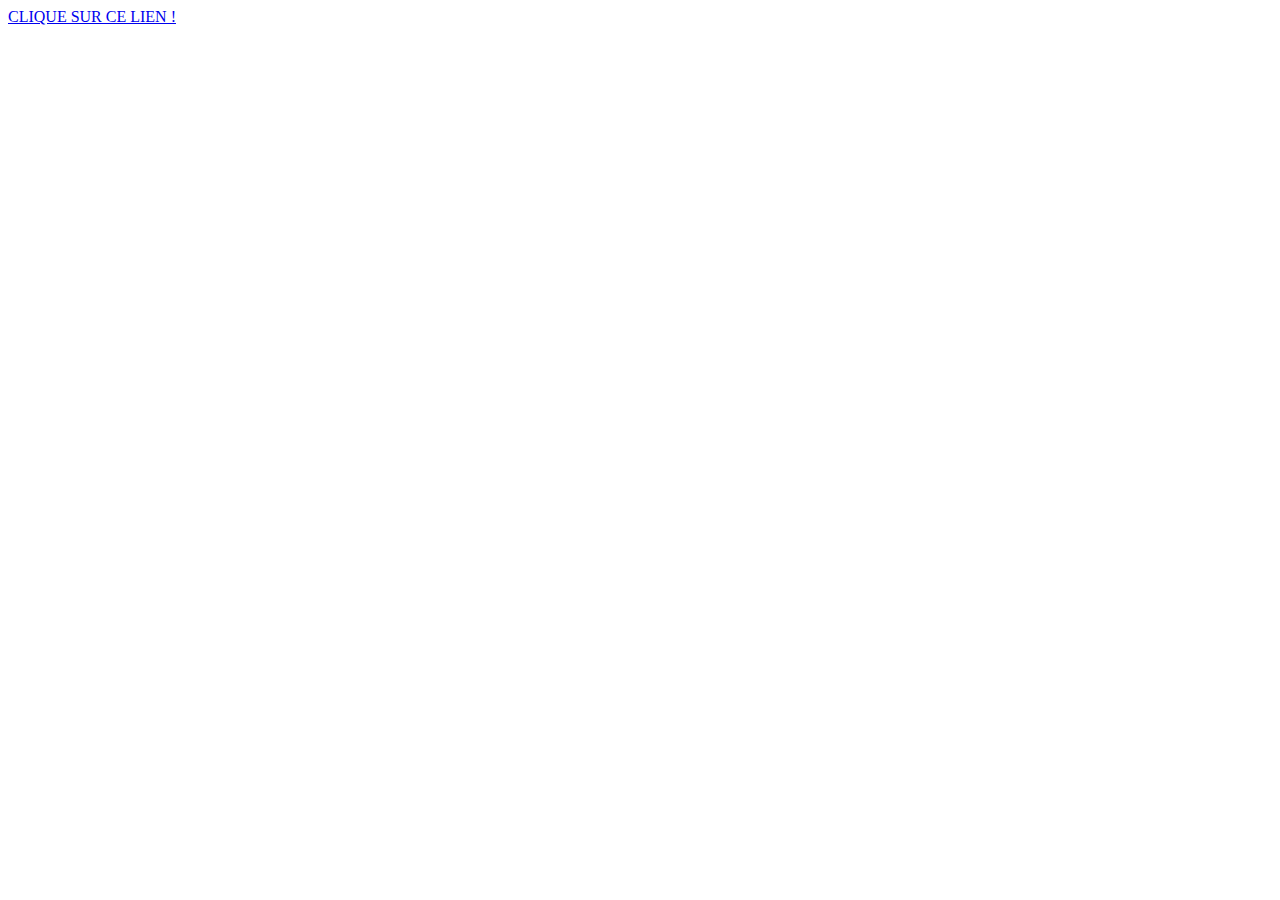
<file: index.html>
<!DOCTYPE html>
<html lang="en">
<head>
     <meta charset="UTF-8">
     <meta http-equiv="X-UA-Compatible" content="IE=edge">
     <meta name="viewport" content="width=device-width, initial-scale=1.0">
     <title>YO</title>
</head>
<body>
     <a href="project/index.html">CLIQUE SUR CE LIEN !</a>
</body>
</html>
</file>
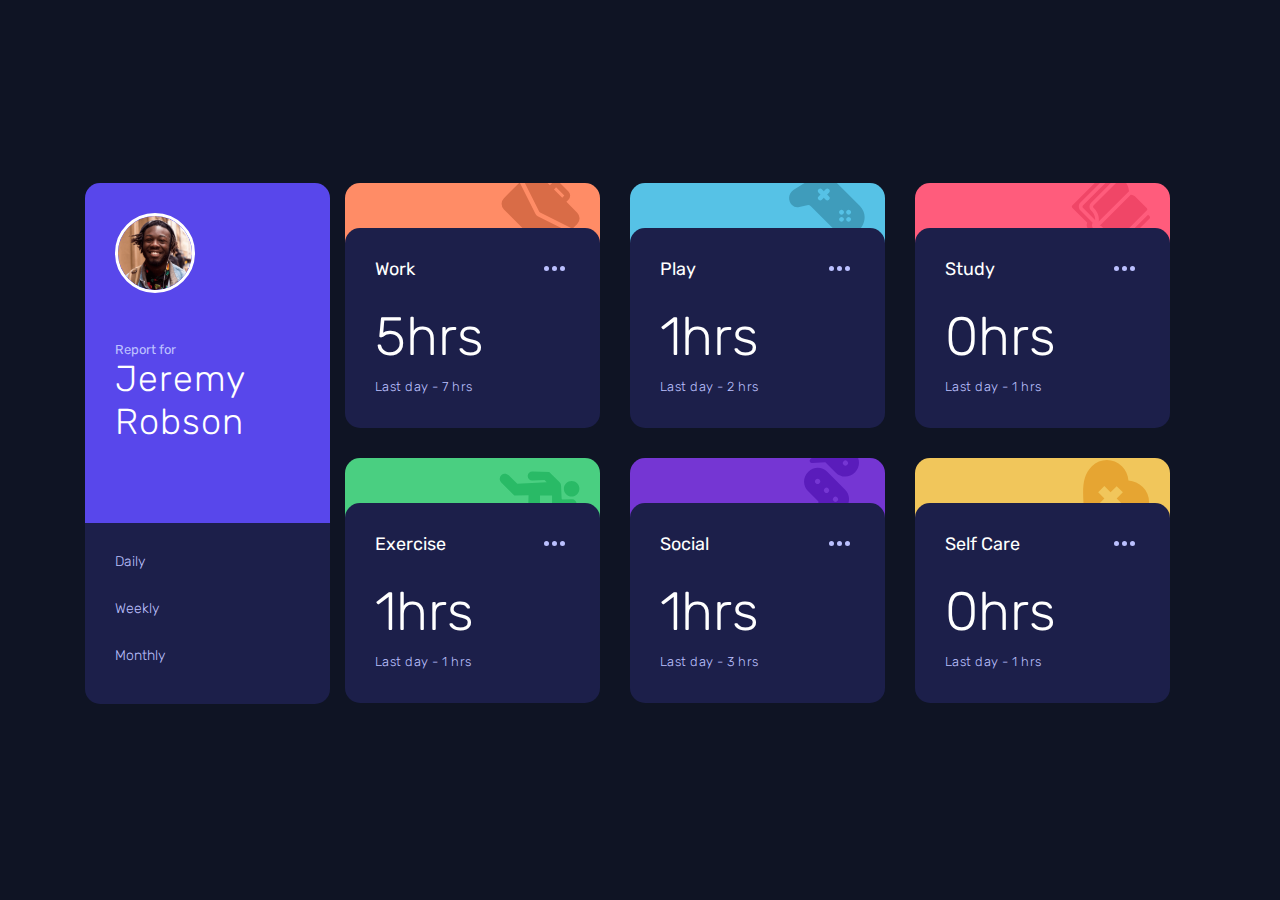
<file: project/index.html>
<!DOCTYPE html>
<html lang="fr">
<head>
     <meta charset="UTF-8">
     <meta http-equiv="X-UA-Compatible" content="IE=edge">
     <meta name="viewport" content="width=device-width, initial-scale=1.0">

     <link rel="preconnect" href="https://fonts.googleapis.com">
     <link rel="preconnect" href="https://fonts.gstatic.com" crossorigin>
     <link href="https://fonts.googleapis.com/css2?family=Rubik:wght@300;400;500&display=swap" rel="stylesheet">

     <link rel="stylesheet" href="style.css">

     <script src="script.js" async></script>
     <title>PQOO?GS</title>
</head>
<body>
     <div class="app">
          <div class="left">
               <div class="profil">
                    <img src="../images/image-jeremy.png" alt="profil-img" class="profil-img" >
                    <div class="profil-info">
                         <p class="profil-text">Report for</p>
                         <h1 class="profil-title">Jeremy Robson</h1>
                    </div>
               </div>
               <div class="choice">
                    <p class="choice-button" id="choice-button-daily">Daily</p>
                    <p class="choice-button" id="choice-button-weekly">Weekly</p>
                    <p class="choice-button" id="choice-button-monthly">Monthly</p>
               </div>
          </div>
          <div class="right">
               

              
     </div>
</body>
</html>
</file>
<file: project/style.css>
:root {
     --Verydarkblue: hsl(226, 43%, 10%);
     --Darkblue: hsl(235, 46%, 20%);
     --Desaturatedblue: hsl(235, 45%, 61%);
     --PaleBlue: hsl(236, 100%, 87%);
   }


*, ::after, :hover{
     box-sizing: border-box;
     padding: 0;
     margin: 0;
     font-family: 'Rubik', sans-serif;
     font-weight: 300;


}
html, body, .app{
     margin: 0;
     padding: 0;
     height: 100%;
     width: 100%;
     background-color: hsl(226, 43%, 10%);
     color: white;
 }

 body{
      display: flex;
      justify-content: center;
      align-items: center;
 }
.app{
     min-height: 525px;
     height: auto;
     max-width: 1111px;
     display: flex;
}
.left{
     height: 100%;
}

.profil{
     background-color: hsl(246, 80%, 60%);
     width: 245px;
     border-radius: 15px 15px 0 0;

}
.profil > *{
     margin-left: 30px;
}
.profil-img{
     margin: 30px 145px 45px 30px;
     border: solid white 3px;
     border-radius: 100%;
     height: 80px;
}
.profil-title{
     padding-bottom: 80px;
     font-weight: 300;
     font-size: 36px;
     letter-spacing: 1px;
}
.profil-text{
     color: var(--PaleBlue);
     font-size: 13px;
     font-weight: 400;
}
.choice{
     border-radius: 0 0 15px 15px ;
     background-color: hsl(235, 46%, 20%);
}
.choice > *{
     margin-left: 30px;
}
.choice-button{
     padding-top: 30px;
     color: var(--PaleBlue);
     font-weight: 300;
     font-size: 14px
}
.choice-button:hover{
     color: white;
     cursor: pointer;

}
#choice-button-monthly{
     padding-bottom: 40px;
}
.right{
     display: flex;
      justify-content: start;
     align-items: flex-start;
     flex-wrap: wrap;
}


.component{
     height: 245px;
     max-height: 245px;
     width: 255px;
     margin: 0 15px 15px 15px;
     z-index: 1;
     border-radius: 15px 15px 50px 51px;

}
.component:not(:nth-child(1), :nth-child(2), :nth-child(3)){
     margin-top: 15px;
}

.component-illus{
     height: 45px;
     overflow: hidden;
     position: relative;
     z-index: -1;
     border-radius: 15px 15px 0 0;

}
.component-info{
     background-color: hsl(235, 46%, 20%);
     max-height: 200px;
     height: 200px;
     border-radius: 15px;
}
.component-info > *{
     margin-left: 30px;
}
.component-info:hover{
     filter: brightness(1.50);
}
.component-img{
     position: absolute;
     right: 20px;
     bottom: -23px;
}
.component-title{
     padding-top: 30px;
     padding-bottom: 25px;
     font-size: 18px;
     font-weight: 400;
     display: flex;
     flex-wrap: nowrap;
     flex-direction: row;
     align-content: center;
     justify-content: space-between;
     align-items: center;
}
.points-img{
     margin-right: 35px;

}
.component-hour{
     padding-bottom: 10px;
     font-size: 54px;
     font-weight: 300;

}
.component-time{
     padding-bottom: 35px;
     font-weight: 300;
     font-size: 13px;
     color: var(--PaleBlue);
     letter-spacing: 0.5px;
}

@media (max-width: 820px){ 
     .app{
          flex-direction: column;
          height: 80%;
          width: 330px;
          max-width: 330px;
     }

     .left{
          height: 200px;
          width: 330px;
     }
     .profil{
          background-color: hsl(246, 80%, 60%);
          width: 100%;
          height: 135px;
          border-radius: 15px 15px 0 0;
          display: grid;
          grid-template-columns: 115px 215px;
          grid-template-rows: 1fr;
          grid-column-gap: 0px;
          grid-row-gap: 0px;
     
     }
     .profil > *{
          margin-left: 0;
     }
     .profil-img{
          margin: auto auto;

          border: solid white 3px;
          border-radius: 100%;
          height: 65px;

          grid-area: 1 / 1 / 3 / 2;
     }
     .profil-info{
          display: flex;
          flex-direction: column;
          justify-content: center;
          align-items: flex-start;

          grid-area: 1 / 2 / 2 / 3;
          width: 100%;

     }
     .profil-title{
          padding-bottom: 0px;
          margin: 0;

          font-weight: 300;
          font-size: 24px;
          letter-spacing: 0.5px;
          width: 100%;


     }
     .profil-text{
          color: var(--PaleBlue);
          font-size: 13px;
          font-weight: 400;


          margin: 0;
     }
     .choice{
          border-radius: 0 0 15px 15px ;     
          background-color: hsl(235, 46%, 20%);
          height: 65px;

          display: flex;
          flex-direction: row;
          justify-content: space-around;
          align-items: center;
     }
     .choice > *{
          margin-left: 0px;
     }
     .choice-button{
          padding-top: 0px;

          color: var(--PaleBlue);
          font-weight: 300;
          font-size: 18px;


     }
     .choice-button:hover{
          color: white;
          cursor: pointer;
     
     }
     #choice-button-monthly{
          padding-bottom: 0px;
     }



     .component-time{
          color: blue;
     }
     .right{}
     .component{
          height: 160px;
          width: 330px;
          z-index: 1;
          border-radius: 15px 15px 50px 51px;

          margin-top: 25px;
          padding: 0;

          
     
     }

     
     .component-illus{
          height: 40px;
          overflow: hidden;
          position: relative;
          z-index: -1;
          border-radius: 15px 15px 0 0;
          margin: 0;
          padding: 0;
     
     }
     .component-img{
          position: absolute;
          right: 20px;
          bottom: -23px;
     }

     .component-info{
          background-color: hsl(235, 46%, 20%);
          height: 125px;
          border-radius: 15px;
          margin: 0;
          padding: 0;

          display: grid;
          grid-template-columns: repeat(2, 1fr);
          grid-template-rows: repeat(2, 1fr);
          grid-column-gap: 0px;
          grid-row-gap: 0px;
     }
     .component-info > *{
          margin: 0;
          padding: 0;
     }
     .component-info:hover{
          filter: brightness(1.50);
     }

     .component-title{
          font-size: 18px;
          font-weight: 400;
          display: flex;
          flex-wrap: nowrap;
          flex-direction: row;
          align-content: center;
          justify-content: space-between;
          align-items: center;

          margin: 0 0 0 25px;
          padding: 0;

          grid-area: 1 / 1 / 2 / 3;
     }
     .points-img{     
     }
     .component-hour{
          font-size: 32px;
          font-weight: 300;

          margin: 0 0 0 25px;
          padding: 0;

          grid-area: 2 / 1 / 3 / 2;
     
     }
     .component-time{
          font-weight: 300;
          font-size: 13px;
          color: var(--PaleBlue);
          letter-spacing: 0.5px;

          margin: 15px 0 0 15px;
          padding: 0;

          grid-area: 2 / 2 / 3 / 3;
     }

}
</file>
